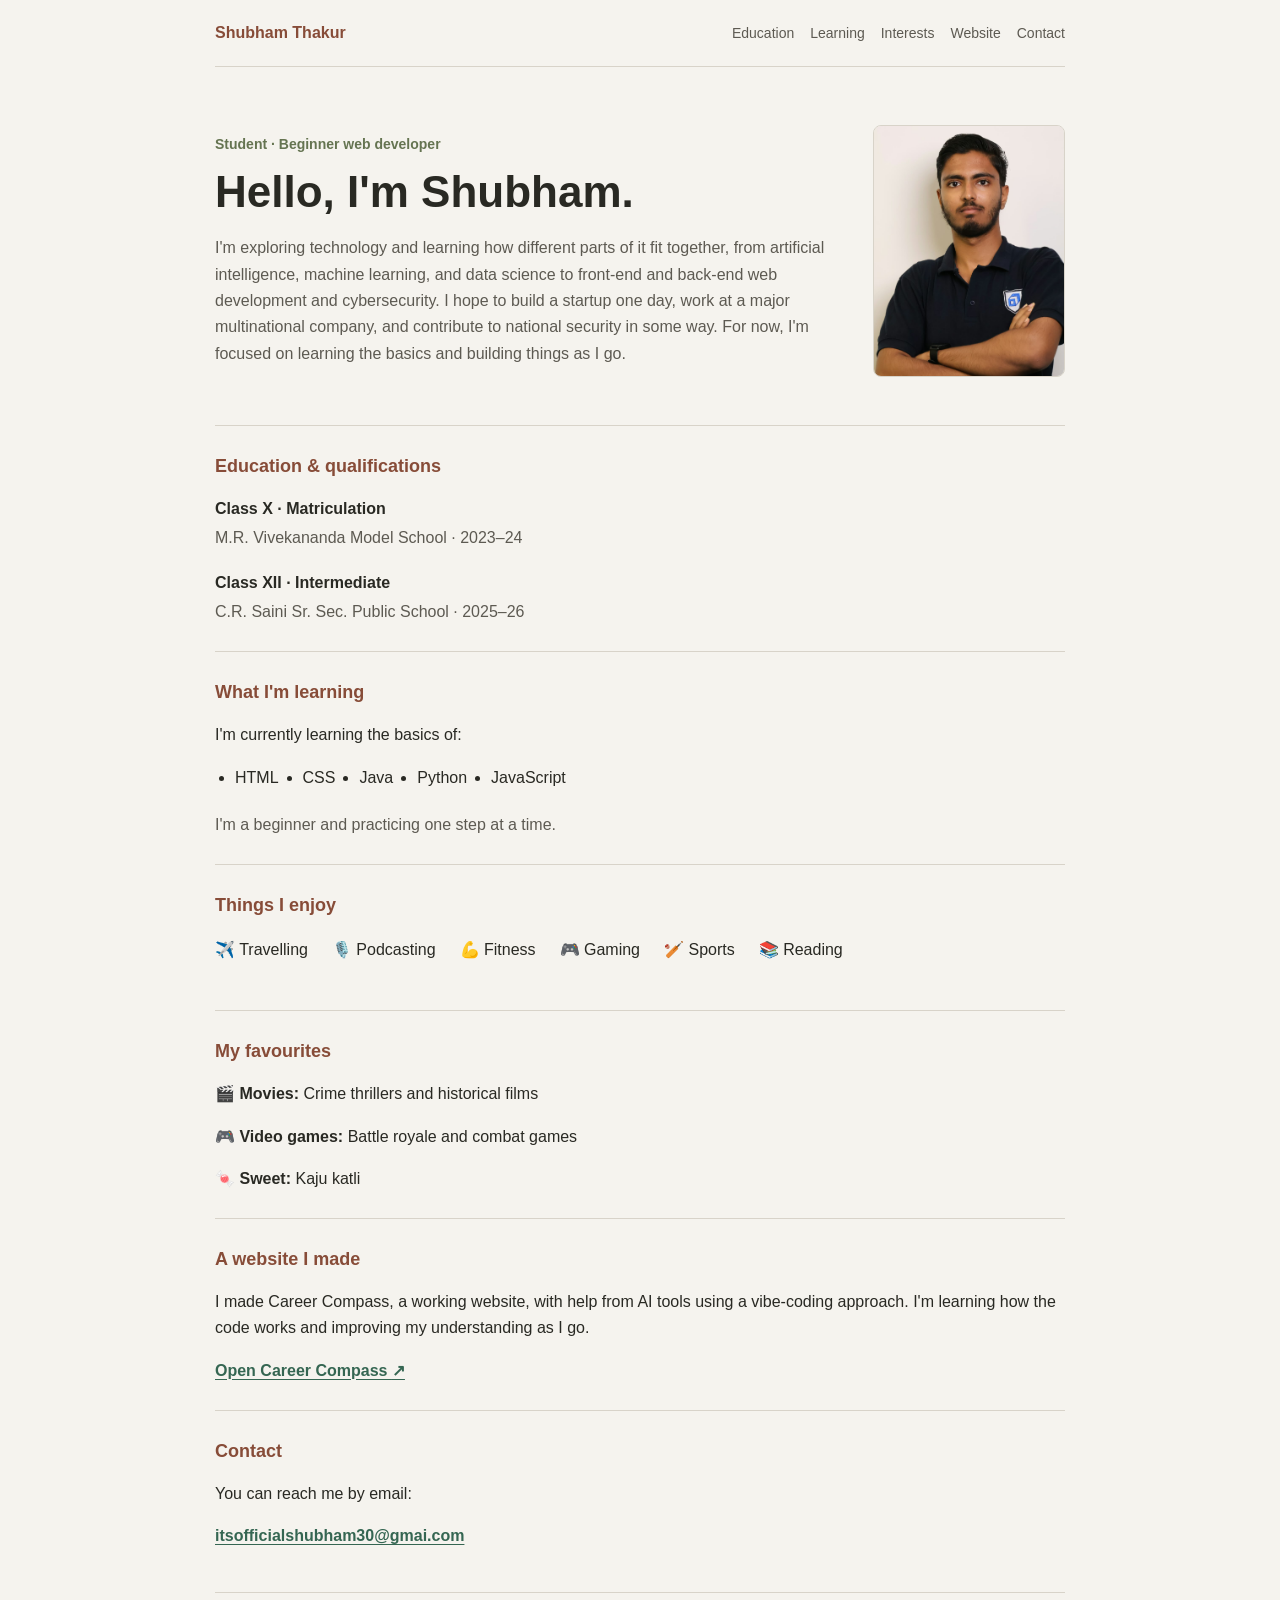
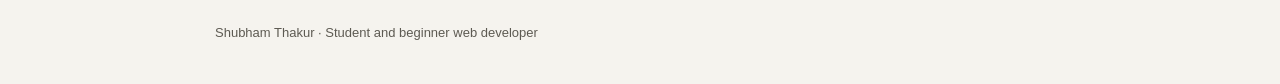
<file: index.html>
<!DOCTYPE html>
<html lang="en">
<head>
  <meta charset="UTF-8">
  <meta name="viewport" content="width=device-width, initial-scale=1.0">
  <title>Shubham Thakur | Portfolio</title>
  <link rel="stylesheet" href="style.css">
</head>
<body>
  <div class="page">
    <nav class="navigation" aria-label="Main navigation">
      <a class="site-name" href="#top">Shubham Thakur</a>
      <div class="nav-links">
        <a href="#education">Education</a>
        <a href="#learning">Learning</a>
        <a href="#interests">Interests</a>
        <a href="#website">Website</a>
        <a href="#contact">Contact</a>
      </div>
    </nav>

    <header class="intro" id="top">
      <img
        class="profile-photo"
        src="shubham-photo.jpeg"
        alt="Portrait of Shubham Thakur"
      >
      <div class="intro-copy">
        <p class="eyebrow">Student · Beginner web developer</p>
        <h1>Hello, I'm Shubham.</h1>
        <p class="intro-text">
          I'm exploring technology and learning how different parts of it fit together,
          from artificial intelligence, machine learning, and data science to front-end
          and back-end web development and cybersecurity. I hope to build a startup one
          day, work at a major multinational company, and contribute to national security
          in some way. For now, I'm focused on learning the basics and building things
          as I go.
        </p>
      </div>
    </header>

    <main>
      <section class="section" id="education">
        <h2>Education &amp; qualifications</h2>
        <div class="section-content">
          <article class="education-item">
            <h3>Class X · Matriculation</h3>
            <p>M.R. Vivekananda Model School <span>· 2023–24</span></p>
          </article>
          <article class="education-item">
            <h3>Class XII · Intermediate</h3>
            <p>C.R. Saini Sr. Sec. Public School <span>· 2025–26</span></p>
          </article>
        </div>
      </section>

      <section class="section" id="learning">
        <h2>What I'm learning</h2>
        <div class="section-content">
          <p>I'm currently learning the basics of:</p>
          <ul class="learning-list">
            <li>HTML</li>
            <li>CSS</li>
            <li>Java</li>
            <li>Python</li>
            <li>JavaScript</li>
          </ul>
          <p class="muted">I'm a beginner and practicing one step at a time.</p>
        </div>
      </section>

      <section class="section" id="interests">
        <h2>Things I enjoy</h2>
        <div class="section-content">
          <ul class="interest-list">
            <li>✈️ Travelling</li>
            <li>🎙️ Podcasting</li>
            <li>💪 Fitness</li>
            <li>🎮 Gaming</li>
            <li>🏏 Sports</li>
            <li>📚 Reading</li>
          </ul>
        </div>
      </section>

      <section class="section" id="favorites">
        <h2>My favourites</h2>
        <div class="section-content">
          <p>🎬 <strong>Movies:</strong> Crime thrillers and historical films</p>
          <p>🎮 <strong>Video games:</strong> Battle royale and combat games</p>
          <p>🍬 <strong>Sweet:</strong> Kaju katli</p>
        </div>
      </section>

      <section class="section" id="website">
        <h2>A website I made</h2>
        <div class="section-content">
          <p>
            I made Career Compass, a working website, with help from AI tools
            using a vibe-coding approach. I'm learning how the code works and
            improving my understanding as I go.
          </p>
          <a class="website-link" href="career-compass.html" target="_blank" rel="noopener noreferrer">
            Open Career Compass <span aria-hidden="true">↗</span>
          </a>
        </div>
      </section>

      <section class="section" id="contact">
        <h2>Contact</h2>
        <div class="section-content">
          <p>You can reach me by email:</p>
          <a class="email-link" href="mailto:itsofficialshubham30@gmai.com">
            itsofficialshubham30@gmai.com
          </a>
        </div>
      </section>
    </main>

    <footer>
      <p>Shubham Thakur · Student and beginner web developer</p>
    </footer>
  </div>
</body>
</html>
</file>
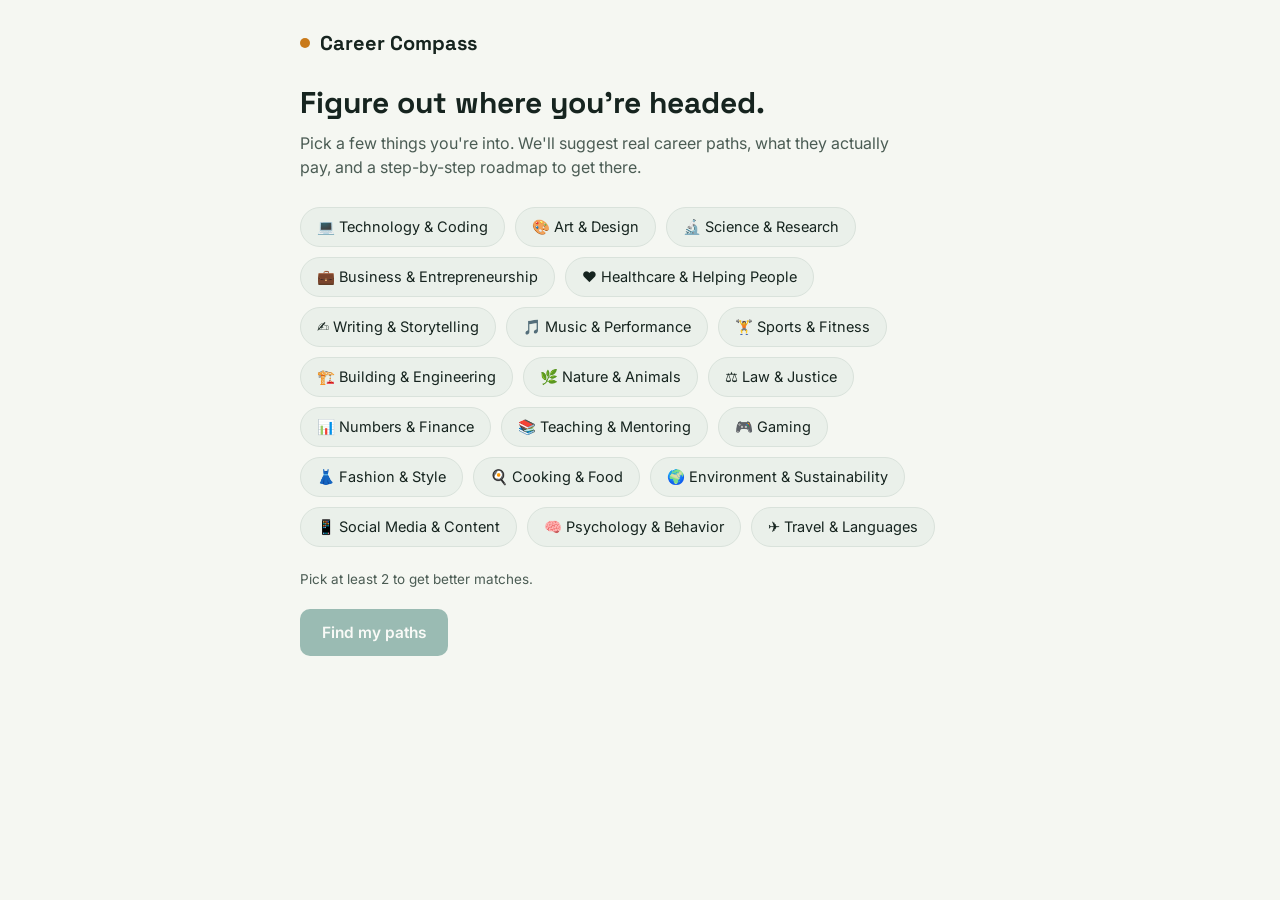
<file: career-compass.html>
<!doctype html>
<html lang="en">
<head>
<meta charset="utf-8">
<meta name="viewport" content="width=device-width, initial-scale=1, viewport-fit=cover">
<title>Career Compass</title>
<link rel="preconnect" href="https://fonts.googleapis.com">
<link rel="preconnect" href="https://fonts.gstatic.com" crossorigin>
<link href="https://fonts.googleapis.com/css2?family=Space+Grotesk:wght@500;700&family=Inter:wght@400;500;600&display=swap" rel="stylesheet">
<style>
:root{
  --bg:#F5F7F2; --text:#16241F; --muted:#4B5C54; --primary:#146356; --primary-light:#1F8A76;
  --accent:#C97A1A; --border:#D9E2DB; --card:#FFFFFF; --chip:#EAF0EA;
  box-sizing:border-box; padding-top:env(safe-area-inset-top,0px); padding-bottom:env(safe-area-inset-bottom,0px);
}
@media (prefers-color-scheme:dark){
  :root:not([data-theme="light"]){ --bg:#0F1613; --text:#E9F1EC; --muted:#9FB3A9; --primary:#4FBCA6; --primary-light:#6FD1BC; --accent:#E7A64B; --border:#233530; --card:#162622; --chip:#1C2E28; }
}
:root[data-theme="dark"]{ --bg:#0F1613; --text:#E9F1EC; --muted:#9FB3A9; --primary:#4FBCA6; --primary-light:#6FD1BC; --accent:#E7A64B; --border:#233530; --card:#162622; --chip:#1C2E28; }
*{box-sizing:border-box}
html{scroll-padding-top:env(safe-area-inset-top,0px)}
body{margin:0;background:var(--bg);color:var(--text);font-family:'Inter',system-ui,sans-serif;line-height:1.5}
h1,h2,h3,.brand{font-family:'Space Grotesk',system-ui,sans-serif}
.wrap{max-width:720px;margin:0 auto;padding:28px 20px calc(60px + env(safe-area-inset-bottom,0px))}
.brand{display:flex;align-items:center;gap:10px;font-weight:700;font-size:20px;margin-bottom:28px}
.brand span.dot{width:10px;height:10px;border-radius:50%;background:var(--accent)}
h1{font-size:30px;font-weight:700;margin:0 0 10px;line-height:1.15}
.lede{color:var(--muted);font-size:16px;margin:0 0 28px;max-width:60ch}
.chipgrid{display:flex;flex-wrap:wrap;gap:10px;margin-bottom:22px}
.chip{border:1.5px solid var(--border);background:var(--chip);color:var(--text);border-radius:100px;padding:10px 16px;font-size:14.5px;font-family:inherit;cursor:pointer;display:flex;align-items:center;gap:7px;transition:border-color .15s,background .15s}
.chip.active{border-color:var(--primary);background:var(--primary);color:#fff}
.hint{color:var(--muted);font-size:13.5px;margin:0 0 20px}
.btn{background:var(--primary);color:#fff;border:none;border-radius:10px;padding:14px 22px;font-size:15.5px;font-weight:600;font-family:inherit;cursor:pointer}
.btn:disabled{opacity:.4;cursor:not-allowed}
.btn.ghost{background:transparent;color:var(--primary);border:1.5px solid var(--primary);padding:10px 18px;font-size:14px}
.btn.small{padding:8px 14px;font-size:13.5px;border-radius:8px}
.resume{border:1px solid var(--border);background:var(--card);border-radius:12px;padding:16px 18px;margin-bottom:26px}
.resume h3{margin:0 0 10px;font-size:15px}
.rlink{display:flex;justify-content:space-between;align-items:center;padding:8px 0;border-top:1px solid var(--border);font-size:14.5px}
.rlink:first-of-type{border-top:none}
.rlink button{background:none;border:none;color:var(--primary);font-family:inherit;font-weight:600;cursor:pointer;font-size:14px}
.bar{height:6px;background:var(--border);border-radius:100px;flex:1;margin:0 12px;overflow:hidden}
.bar>div{height:100%;background:var(--primary)}
.topline{display:flex;justify-content:space-between;align-items:center;margin-bottom:18px}
.topline .back{color:var(--muted);background:none;border:none;font-family:inherit;font-size:14px;cursor:pointer;display:flex;align-items:center;gap:6px}
.count{color:var(--muted);font-size:14px;margin-bottom:18px}
.card{border:1px solid var(--border);background:var(--card);border-radius:12px;padding:18px 20px;margin-bottom:14px;border-left:4px solid var(--strength,var(--border))}
.card .head{display:flex;align-items:center;gap:10px;margin-bottom:8px}
.card .emoji{font-size:24px}
.card h3{margin:0;font-size:18px}
.badge{font-size:12px;font-weight:600;color:var(--strength,var(--muted));margin-left:auto;white-space:nowrap}
.card ul{margin:0 0 14px;padding-left:18px;color:var(--muted);font-size:14.5px}
.card ul li{margin-bottom:3px}
.detail h1{margin-bottom:4px}
.sub{color:var(--muted);font-size:15px;margin-bottom:26px}
.block{margin-bottom:26px}
.block h2{font-size:16px;margin:0 0 10px}
.block p{margin:0;font-size:15px;color:var(--text)}
.block ul{margin:0;padding-left:18px;font-size:15px}
.block ul li{margin-bottom:5px}
.step{display:flex;gap:12px;align-items:flex-start;padding:10px 0;border-top:1px solid var(--border)}
.step:first-child{border-top:none}
.step input{margin-top:4px;width:17px;height:17px;accent-color:var(--primary);flex-shrink:0}
.step label{font-size:15px;cursor:pointer}
.step.done label{color:var(--muted);text-decoration:line-through}
.progresswrap{display:flex;align-items:center;gap:12px;margin-bottom:16px}
.progresswrap span{font-size:13.5px;color:var(--muted);white-space:nowrap}
.reslist{display:flex;flex-direction:column;gap:8px}
.reslist a{color:var(--primary);text-decoration:none;font-size:14.5px;font-weight:500;border:1px solid var(--border);border-radius:8px;padding:10px 14px;display:block}
.note{font-size:12.5px;color:var(--muted);margin-top:10px}
.actions{display:flex;gap:10px;margin-top:6px;flex-wrap:wrap}
</style>
</head>
<body>
<div class="wrap" id="app"></div>
<script>
const INTERESTS=[
{k:'tech',l:'Technology & Coding',e:'💻'},{k:'art',l:'Art & Design',e:'🎨'},
{k:'science',l:'Science & Research',e:'🔬'},{k:'business',l:'Business & Entrepreneurship',e:'💼'},
{k:'helping',l:'Healthcare & Helping People',e:'❤️'},{k:'writing',l:'Writing & Storytelling',e:'✍️'},
{k:'music',l:'Music & Performance',e:'🎵'},{k:'sports',l:'Sports & Fitness',e:'🏋️'},
{k:'building',l:'Building & Engineering',e:'🏗️'},{k:'nature',l:'Nature & Animals',e:'🌿'},
{k:'law',l:'Law & Justice',e:'⚖️'},{k:'numbers',l:'Numbers & Finance',e:'📊'},
{k:'teaching',l:'Teaching & Mentoring',e:'📚'},{k:'gaming',l:'Gaming',e:'🎮'},
{k:'fashion',l:'Fashion & Style',e:'👗'},{k:'cooking',l:'Cooking & Food',e:'🍳'},
{k:'environment',l:'Environment & Sustainability',e:'🌍'},{k:'social',l:'Social Media & Content',e:'📱'},
{k:'psychology',l:'Psychology & Behavior',e:'🧠'},{k:'travel',l:'Travel & Languages',e:'✈️'}
];
const CAREERS=[
{id:'dev',e:'💻',t:'Software Developer',tg:['tech','numbers','building'],
p:["You solve puzzles for a living","High demand, remote-friendly","Tons of free resources to start"],
o:"One of the fastest-growing fields. AI is changing the tools, not the need for people who can build with them.",
m:"Entry-level often $50k–$70k; experienced developers frequently pass $100k. Varies a lot by location.",
s:["Learn Python or JavaScript free online","Build 2–3 small projects for a portfolio","Try a CS degree, bootcamp, or self-teaching","Land an internship or junior role","Pick a specialty: web, mobile, AI, or games"]},
{id:'game',e:'🎮',t:'Game Designer',tg:['tech','gaming','art'],
p:["Mix of storytelling, art, and code","Work on things people play for fun","Indie path is more open than ever"],
o:"Mobile and indie games keep the industry growing, even though studio jobs are competitive.",
m:"Entry roles $45k–$65k; senior designers at larger studios often exceed $90k.",
s:["Play games critically, note what works","Try free tools: Unity, Unreal, or Godot","Make small games and finish them","Join a game jam for practice","Build a portfolio and apply, or go indie"]},
{id:'ux',e:'🖥️',t:'UX/UI Designer',tg:['art','tech','psychology'],
p:["Blends psychology with visual design","Shapes how people use technology","Needed at nearly every tech company"],
o:"Growing as companies invest in digital products; good design judgment stays valuable even as tools speed up.",
m:"Entry-level $50k–$70k; senior designers often reach $90k–$120k.",
s:["Learn the basics of Figma","Study why some apps feel easy to use","Redesign an app you use as practice","Build a small portfolio of 3–4 projects","Apply for internships or junior roles"]},
{id:'data',e:'📊',t:'Data Scientist',tg:['tech','numbers','science'],
p:["Turns numbers into real decisions","Works across sports, health, business, more","Strong long-term demand"],
o:"Demand keeps rising as more companies rely on data to make decisions.",
m:"Entry-level $60k–$80k; experienced data scientists often pass $110k.",
s:["Get comfortable with basic statistics","Learn Python and SQL","Try small projects with real datasets","Consider a degree in stats, math, or CS","Build a portfolio you can show employers"]},
{id:'doctor',e:'🩺',t:'Doctor',tg:['helping','science'],
p:["Directly improves people's health","Respected, stable career","Many specialties to choose later"],
o:"Consistently high demand worldwide; the training path is long but job security is strong.",
m:"High long-term earning potential (often $200k+), after a long and costly training path.",
s:["Take science classes seriously now","Volunteer or shadow in a clinic","Bachelor's degree with pre-med courses","Medical school, then residency","Choose a specialty that fits you"]},
{id:'nurse',e:'💉',t:'Nurse',tg:['helping','science'],
p:["Hands-on patient care","Faster path than medical school","Huge demand almost everywhere"],
o:"One of the most in-demand healthcare roles worldwide, and expected to stay that way.",
m:"Entry-level $55k–$70k; specialized nurses often earn $90k+.",
s:["Build a strong base in science classes","Volunteer at a hospital or clinic","Nursing degree (ADN or BSN)","Pass the licensing exam (NCLEX)","Specialize later: ER, pediatrics, etc."]},
{id:'psych',e:'🧠',t:'Psychologist / Counselor',tg:['helping','psychology'],
p:["Helps people understand their minds","Rising awareness of mental health needs","Flexible work settings"],
o:"Growing attention to mental health is increasing demand for counselors and psychologists.",
m:"Entry counseling roles $45k–$60k; licensed psychologists often $80k–$100k+.",
s:["Learn the basics of psychology","Practice active listening in daily life","Bachelor's degree in psychology","Master's or PhD for licensure","Pick a focus: school, clinical, sports, etc."]},
{id:'teacher',e:'📚',t:'Teacher',tg:['teaching','helping'],
p:["Shapes the next generation","Every subject and age needs teachers","Clear, stable path to start"],
o:"Steady demand overall, especially in STEM subjects and special education.",
m:"Entry-level often $40k–$50k; varies a lot by location and experience.",
s:["Tutor or mentor younger students now","Pick a subject you genuinely love","Bachelor's degree plus teaching certification","Complete student teaching","Apply for your first classroom role"]},
{id:'entrepreneur',e:'🚀',t:'Entrepreneur',tg:['business','numbers'],
p:["Build something that's entirely yours","Combine several interests into one thing","Upside is uncapped, but so is risk"],
o:"Starting something is more accessible than ever online, though most ventures take years to pay off.",
m:"Highly variable, from $0 to unlimited. Most new businesses take time to become profitable.",
s:["Start a tiny project or side hustle now","Learn basic budgeting and pricing","Find a real problem to solve for people","Launch small and get honest feedback","Reinvest and grow gradually"]},
{id:'marketing',e:'📣',t:'Marketing / Social Media Manager',tg:['social','business','writing'],
p:["Turns creativity into strategy","Fast-growing as business moves online","Works for a brand or for yourself"],
o:"Digital marketing keeps expanding as more of business and culture moves online.",
m:"Entry-level $40k–$55k; senior marketers often reach $80k–$100k+.",
s:["Grow a social account around a real topic","Study what makes posts perform","Learn a basic analytics tool","Intern with a brand or small business","Specialize: content, ads, or strategy"]},
{id:'creator',e:'🎥',t:'Content Creator',tg:['social','art','writing'],
p:["Direct connection with an audience","Multiple income paths (ads, sponsors, products)","Fully self-directed work"],
o:"A real, growing career path, though it's competitive and income can be unpredictable at first.",
m:"Highly variable — many earn little early on; top creators earn well into six figures.",
s:["Pick a niche you'd enjoy for years","Post consistently and study your analytics","Learn basic editing tools","Build a small, loyal audience first","Diversify income beyond one platform"]},
{id:'journalist',e:'📰',t:'Journalist / Writer',tg:['writing','social'],
p:["Tells true stories that matter","Works across news, magazines, or online media","Writing skill transfers everywhere"],
o:"Traditional journalism has shrunk, but digital and niche media are growing.",
m:"Entry-level $35k–$50k; experienced writers and editors $60k–$90k+.",
s:["Write constantly — a blog or school paper","Read widely in styles you admire","Study journalism, English, or communications","Intern at a publication","Build a portfolio of published work"]},
{id:'engineer',e:'🏗️',t:'Civil / Mechanical Engineer',tg:['building','science','numbers'],
p:["Designs things that shape the real world","Strong, steady demand","Clear step-by-step career ladder"],
o:"Steady demand tied to construction, infrastructure, and manufacturing.",
m:"Entry-level $60k–$75k; experienced engineers often pass $100k.",
s:["Focus hard on math and physics now","Try a robotics or building club","Engineering degree (accredited program)","Complete an internship","Get licensed (PE) as you advance"]},
{id:'architect',e:'🏛️',t:'Architect',tg:['building','art'],
p:["Blends creativity with technical skill","See your designs become real buildings","Long-lasting, visible impact"],
o:"Demand tracks construction and urban growth; licensing takes years but the path is well-defined.",
m:"Entry-level $50k–$65k; licensed architects often exceed $90k.",
s:["Sketch and study buildings you admire","Try design software like SketchUp","Architecture degree (usually 5 years)","Complete required internship hours","Pass the licensing exam"]},
{id:'lawyer',e:'⚖️',t:'Lawyer',tg:['law','writing'],
p:["Advocates for people or causes","Huge range of specialties","Intellectually demanding, argument-driven work"],
o:"Steady demand overall; competitive at top firms, but many paths exist beyond courtroom law.",
m:"Entry-level $60k–$90k (varies widely); experienced lawyers often exceed $150k.",
s:["Join debate club, practice structured arguing","Bachelor's degree in any major","Take the LSAT","Law school (about 3 years)","Pass the bar exam"]},
{id:'envsci',e:'🌍',t:'Environmental Scientist',tg:['nature','environment','science'],
p:["Works on real climate solutions","Mix of outdoor and lab/research work","Growing field with real impact"],
o:"Rising demand as climate and sustainability issues get more attention worldwide.",
m:"Entry-level $45k–$60k; experienced scientists often reach $80k–$95k.",
s:["Get involved in local environmental projects","Take science and environmental classes","Environmental science degree","Intern with a conservation org or agency","Specialize: climate, wildlife, or policy"]},
{id:'vet',e:'🐾',t:'Veterinarian',tg:['nature','helping','science'],
p:["Cares for animals full-time","Deep bond-based, hands-on work","Several specialties to choose from"],
o:"Steady, strong demand, especially for companion-animal care.",
m:"Entry-level $70k–$90k; experienced vets often reach $100k–$130k.",
s:["Volunteer at a shelter or clinic","Excel in science classes","Bachelor's degree with pre-vet courses","Veterinary school (about 4 years)","Choose a specialty later"]},
{id:'musician',e:'🎵',t:'Musician / Producer',tg:['music','art'],
p:["Turns a passion for sound into work","Multiple paths: perform, produce, teach","Real creative freedom"],
o:"Streaming changed how artists earn, but teaching, producing, and session work remain steady paths.",
m:"Highly variable — many combine performing, teaching, and production for stable income.",
s:["Practice your instrument or production daily","Share finished work online consistently","Collaborate with other musicians","Consider music school or self-teaching","Diversify income: gigs, teaching, licensing"]},
{id:'trainer',e:'💪',t:'Personal Trainer / Coach',tg:['sports','helping','business'],
p:["Turns fitness knowledge into helping others","Flexible: gyms, teams, or online","You can build your own client base"],
o:"Growing interest in health and fitness keeps demand steady, especially for online coaching.",
m:"Entry-level $35k–$50k; established trainers and coaches often reach $60k–$90k+.",
s:["Get seriously fit and learn the 'why'","Get certified (e.g. NASM, ACE)","Train friends or family for practice","Build a small client base","Specialize: sport-specific, nutrition, or online"]},
{id:'chef',e:'🍳',t:'Chef',tg:['cooking','art','business'],
p:["Turns a love of food into a craft","Many paths: restaurants, private, or your own concept","Hands-on and creative every day"],
o:"Steady demand though hours are tough; food entrepreneurship (catering, trucks) is growing.",
m:"Entry-level $30k–$45k; head chefs or owners often reach $60k–$100k+.",
s:["Cook constantly and study technique","Take any kitchen job to learn fast","Culinary school or an apprenticeship","Work your way up through stations","Specialize or open your own concept"]},
{id:'fashion',e:'👗',t:'Fashion Designer',tg:['fashion','art','business'],
p:["Turns creativity into wearable products","Independent brands are more possible than ever","Growing sustainable/indie fashion scene"],
o:"Competitive, but going independent online has opened doors the old system didn't have.",
m:"Highly variable — entry roles $35k–$50k; successful designers or brand owners can earn far more.",
s:["Sketch and study fashion constantly","Learn to sew and understand fabric","Fashion program or self-teaching","Build one small collection","Sell online or intern with a brand"]}
];
let selected=new Set();
let view='home';
let activeId=null;

function loadProgress(){ try{ return JSON.parse(localStorage.getItem('ccProgress')||'{}'); }catch(e){ return {}; } }
function saveProgress(p){ try{ localStorage.setItem('ccProgress',JSON.stringify(p)); }catch(e){} }
function pct(id){ const p=loadProgress()[id]; const c=CAREERS.find(c=>c.id===id); if(!p||!c) return 0; const done=p.filter(Boolean).length; return Math.round(done/c.s.length*100); }

function toggleInterest(k){ selected.has(k)?selected.delete(k):selected.add(k); render(); }
function goHome(){ view='home'; render(); }
function showResults(){ if(selected.size<2) return; view='results'; render(); }
function showDetail(id){ activeId=id; view='detail'; render(); window.scrollTo(0,0); }
function toggleStep(id,idx){
  const all=loadProgress(); const c=CAREERS.find(c=>c.id===id);
  const arr=all[id]||new Array(c.s.length).fill(false);
  arr[idx]=!arr[idx]; all[id]=arr; saveProgress(all); render();
}

function matches(){
  return CAREERS.map(c=>({c,score:c.tg.filter(t=>selected.has(t)).length}))
    .filter(x=>x.score>0).sort((a,b)=>b.score-a.score||a.c.t.localeCompare(b.c.t));
}
function strengthColor(score){ return score>=3?'var(--primary)':score===2?'var(--accent)':'var(--muted)'; }
function strengthLabel(score){ return score>=3?'Strong match':score===2?'Good match':'Worth exploring'; }

function renderHome(){
  const prog=loadProgress();
  const saved=Object.keys(prog).map(id=>({id,pct:pct(id),c:CAREERS.find(c=>c.id===id)})).filter(x=>x.c&&x.pct>0);
  let html=`<div class="brand"><span class="dot"></span>Career Compass</div>
  <h1>Figure out where you're headed.</h1>
  <p class="lede">Pick a few things you're into. We'll suggest real career paths, what they actually pay, and a step-by-step roadmap to get there.</p>`;
  if(saved.length){
    html+=`<div class="resume"><h3>Continue where you left off</h3>`;
    saved.forEach(s=>{ html+=`<div class="rlink"><span>${s.c.e} ${s.c.t}</span><div class="bar"><div style="width:${s.pct}%"></div></div><button onclick="showDetail('${s.id}')">${s.pct}%</button></div>`; });
    html+=`</div>`;
  }
  html+=`<div class="chipgrid">${INTERESTS.map(i=>`<button class="chip ${selected.has(i.k)?'active':''}" onclick="toggleInterest('${i.k}')">${i.e} ${i.l}</button>`).join('')}</div>
  <p class="hint">${selected.size<2?'Pick at least 2 to get better matches.':selected.size+' selected.'}</p>
  <button class="btn" ${selected.size<2?'disabled':''} onclick="showResults()">Find my paths</button>`;
  return html;
}

function renderResults(){
  const m=matches();
  let html=`<div class="topline"><button class="back" onclick="goHome()">← Change interests</button></div>
  <h1>${m.length} path${m.length===1?'':'s'} worth a look</h1>
  <p class="count">Based on: ${[...selected].map(k=>INTERESTS.find(i=>i.k===k).l).join(', ')}</p>`;
  if(!m.length){ html+=`<p>No close matches yet — try selecting a couple more interests.</p>`; }
  m.forEach(({c,score})=>{
    html+=`<div class="card" style="--strength:${strengthColor(score)}">
      <div class="head"><span class="emoji">${c.e}</span><h3>${c.t}</h3><span class="badge">${strengthLabel(score)}</span></div>
      <ul>${c.p.map(x=>`<li>${x}</li>`).join('')}</ul>
      <button class="btn small" onclick="showDetail('${c.id}')">See full roadmap</button>
    </div>`;
  });
  return html;
}

function renderDetail(){
  const c=CAREERS.find(c=>c.id===activeId);
  const prog=loadProgress()[c.id]||new Array(c.s.length).fill(false);
  const p=pct(c.id);
  const q=encodeURIComponent(c.t);
  let html=`<div class="topline"><button class="back" onclick="showResults()">← Back to results</button></div>
  <div class="detail">
  <h1>${c.e} ${c.t}</h1>
  <p class="sub">${c.o}</p>
  <div class="block"><h2>Why this could be you</h2><ul>${c.p.map(x=>`<li>${x}</li>`).join('')}</ul></div>
  <div class="block"><h2>What it can pay</h2><p>${c.m}</p></div>
  <div class="block">
    <h2>Your roadmap</h2>
    <div class="progresswrap"><div class="bar"><div style="width:${p}%"></div></div><span>${p}% done</span></div>
    ${c.s.map((step,i)=>`<div class="step ${prog[i]?'done':''}"><input type="checkbox" id="s${i}" ${prog[i]?'checked':''} onchange="toggleStep('${c.id}',${i})"><label for="s${i}">${step}</label></div>`).join('')}
  </div>
  <div class="block">
    <h2>Go deeper</h2>
    <div class="reslist">
      <a href="https://www.onetonline.org/find/quick?s=${q}" target="_blank" rel="noopener">O*NET — detailed job profile & outlook</a>
      <a href="https://www.bls.gov/ooh/" target="_blank" rel="noopener">Bureau of Labor Statistics — Occupational Outlook Handbook</a>
      <a href="https://www.youtube.com/results?search_query=${encodeURIComponent('day in the life '+c.t)}" target="_blank" rel="noopener">YouTube — "day in the life" videos</a>
      <a href="https://www.coursera.org/search?query=${q}" target="_blank" rel="noopener">Coursera — courses to try the field</a>
      <a href="https://www.khanacademy.org" target="_blank" rel="noopener">Khan Academy — free foundational learning</a>
    </div>
    <p class="note">Pay figures and sites are U.S.-focused — search "${c.t} salary" plus your country for local numbers.</p>
  </div>
  <div class="actions"><button class="btn ghost" onclick="showResults()">Back to results</button><button class="btn ghost" onclick="goHome()">Explore other interests</button></div>
  </div>`;
  return html;
}

function render(){
  const app=document.getElementById('app');
  app.innerHTML = view==='home'?renderHome():view==='results'?renderResults():renderDetail();
}
render();
</script>
</body>
</html>
</file>
<file: style.css>
/* Page colors and basic text styles */
body {
  margin: 0;
  background-color: #f5f3ee;
  color: #292923;
  font-family: Arial, sans-serif;
  line-height: 1.65;
}

/* Centers the content and limits its width */
.page {
  width: 90%;
  max-width: 850px;
  margin: 0 auto;
}

/* Navigation at the top of the page */
.navigation {
  display: flex;
  justify-content: space-between;
  align-items: center;
  flex-wrap: wrap;
  gap: 14px;
  padding: 20px 0;
  border-bottom: 1px solid #d8d3c9;
  position: sticky;
  top: 0;
  left: 0;
  background-color: #f5f3ee;
}

.site-name {
  color: #874c38;
  font-weight: bold;
  text-decoration: none;
}

.nav-links {
  display: flex;
  flex-wrap: wrap;
  gap: 16px;
}

.nav-links a {
  color: #5d5a52;
  font-size: 14px;
  text-decoration: none;
}

.nav-links a:hover,
.email-link:hover,
.website-link:hover {
  color: #a45a3f;
}

/* Intro section */
.intro {
  display: flex;
  flex-direction: row-reverse;
  justify-content: space-between;
  align-items: center;
  gap: 36px;
  padding: 52px 0 42px;
}

.intro-copy {
  flex: 1;
}

.profile-photo {
  display: block;
  flex: 0 0 190px;
  width: 190px;
  height: 250px;
  object-fit: cover;
  object-position: center 38%;
  border: 1px solid #d8d3c9;
  border-radius: 8px;
}

.eyebrow {
  margin-bottom: 10px;
  color: #657451;
  font-size: 14px;
  font-weight: bold;
}

h1 {
  margin: 0;
  color: #292923;
  font-size: 44px;
  line-height: 1.2;
}

.intro-text {
  max-width: 680px;
  color: #5d5a52;
}

/* Content sections */
.section {
  padding: 26px 0;
  border-top: 1px solid #d8d3c9;
}

h2 {
  margin: 0 0 14px;
  color: #874c38;
  font-size: 18px;
}

.section-content p:first-child {
  margin-top: 0;
}

.section-content p:last-child {
  margin-bottom: 0;
}

.education-item {
  margin-bottom: 18px;
}

.education-item:last-child {
  margin-bottom: 0;
}

.education-item h3 {
  margin: 0 0 3px;
  font-size: 16px;
}

.education-item p,
.muted {
  margin: 0;
  color: #5d5a52;
}

.education-item span {
  white-space: nowrap;
}

.learning-list {
  display: flex;
  flex-wrap: wrap;
  gap: 8px 24px;
  padding-left: 20px;
}

.interest-list {
  display: flex;
  flex-wrap: wrap;
  gap: 8px 24px;
  padding: 0;
  list-style: none;
}

li {
  margin-bottom: 5px;
}

.website-link,
.email-link {
  color: #356652;
  font-weight: bold;
  text-underline-offset: 3px;
}

footer {
  margin-top: 16px;
  padding: 16px 0 28px;
  border-top: 1px solid #d8d3c9;
  color: #5d5a52;
  font-size: 13px;
}

/* Adjust the heading and spacing for phones */
@media (max-width: 600px) {
  h1 {
    font-size: 36px;
  }

  .intro {
    flex-direction: column;
    align-items: flex-start;
    gap: 24px;
    padding-top: 38px;
  }

  .profile-photo {
    width: 170px;
    height: 220px;
  }
}
</file>
